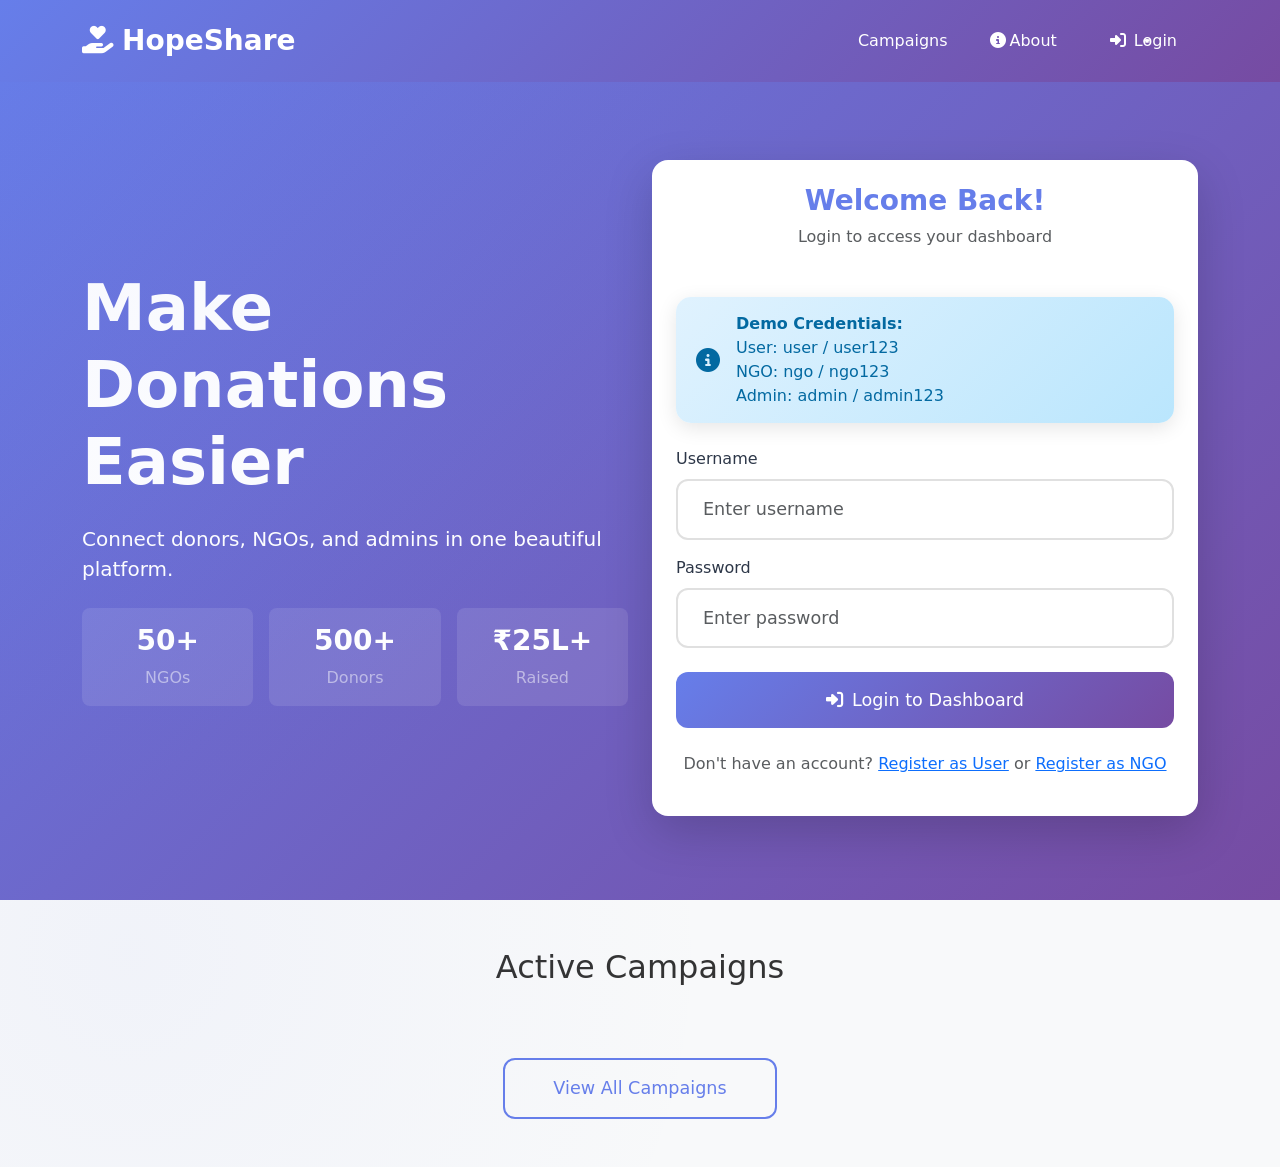
<file: index.html>
<!DOCTYPE html>
<html lang="en">
<head>
    <meta charset="UTF-8">
    <meta name="viewport" content="width=device-width, initial-scale=1.0">
    <title>HopeShare - Donation Management</title>
    
    <!-- Bootstrap 5 CSS -->
    <link href="https://cdn.jsdelivr.net/npm/bootstrap@5.3.0/dist/css/bootstrap.min.css" rel="stylesheet">
    <!-- Font Awesome -->
    <link rel="stylesheet" href="https://cdnjs.cloudflare.com/ajax/libs/font-awesome/6.4.0/css/all.min.css">
    <!-- Google Fonts -->
    <link href="https://fonts.googleapis.com/css2?family=Poppins:wght@300;400;500;600;700&display=swap" rel="stylesheet">
    <!-- Custom CSS -->
    <link rel="stylesheet" href="css/style.css">
</head>
<body>

    <!-- Navbar -->
    <nav class="navbar navbar-expand-lg navbar-dark fixed-top" style="background: linear-gradient(135deg, #667eea 0%, #764ba2 100%);">
        <div class="container">
            <a class="navbar-brand fw-bold fs-3" href="index.html">
                <i class="fas fa-hand-holding-heart me-2"></i>HopeShare
            </a>
            <button class="navbar-toggler" type="button" data-bs-toggle="collapse" data-bs-target="#navbarNav">
                <span class="navbar-toggler-icon"></span>
            </button>
            <div class="collapse navbar-collapse" id="navbarNav">
                <ul class="navbar-nav ms-auto">
                    <li class="nav-item">
                        <a class="nav-link active" href="index.html">Home</a>
                    </li>
                    <li class="nav-item">
                        <a class="nav-link" href="campaigns.html">Campaigns</a>
                    </li>
                    <li class="nav-item">
                        <a class="nav-link" href="about.html">About</a>
                    </li>
                    <li class="nav-item dropdown">
                        <a class="nav-link dropdown-toggle btn btn-light text-primary px-4 ms-3" href="#" id="loginDropdown" role="button" data-bs-toggle="dropdown">
                            <i class="fas fa-sign-in-alt"></i> Login
                        </a>
                        <ul class="dropdown-menu dropdown-menu-end">
                            <li><a class="dropdown-item" href="index.html"><i class="fas fa-sign-in-alt me-2"></i>Login</a></li>
                            <li><hr class="dropdown-divider"></li>
                            <li><a class="dropdown-item" href="register.html?type=user"><i class="fas fa-user me-2"></i>Register as User</a></li>
                            <li><a class="dropdown-item" href="register.html?type=ngo"><i class="fas fa-building me-2"></i>Register as NGO</a></li>
                        </ul>
                    </li>
                </ul>
            </div>
        </div>
    </nav>

    <!-- Hero Section with Login Form -->
    <section id="home" class="min-vh-100 d-flex align-items-center" style="background: linear-gradient(135deg, #667eea 0%, #764ba2 100%); padding-top: 76px;">
        <div class="container">
            <div class="row align-items-center">
                <div class="col-lg-6 text-white mb-5 mb-lg-0" data-aos="fade-right">
                    <h1 class="display-3 fw-bold mb-4">Make Donations Easier</h1>
                    <p class="lead mb-4">Connect donors, NGOs, and admins in one beautiful platform.</p>
                    <div class="row g-3">
                        <div class="col-4">
                            <div class="bg-white bg-opacity-10 rounded-3 p-3 text-center">
                                <h3 class="text-white fw-bold">50+</h3>
                                <p class="text-white-50 mb-0">NGOs</p>
                            </div>
                        </div>
                        <div class="col-4">
                            <div class="bg-white bg-opacity-10 rounded-3 p-3 text-center">
                                <h3 class="text-white fw-bold">500+</h3>
                                <p class="text-white-50 mb-0">Donors</p>
                            </div>
                        </div>
                        <div class="col-4">
                            <div class="bg-white bg-opacity-10 rounded-3 p-3 text-center">
                                <h3 class="text-white fw-bold">₹25L+</h3>
                                <p class="text-white-50 mb-0">Raised</p>
                            </div>
                        </div>
                    </div>
                </div>
                
                <div class="col-lg-6" data-aos="fade-left">
                    <div class="card border-0 shadow-lg rounded-4">
                        <div class="card-header bg-transparent border-0 text-center pt-4">
                            <h3 class="fw-bold" style="color: #667eea;">Welcome Back!</h3>
                            <p class="text-muted">Login to access your dashboard</p>
                        </div>
                        <div class="card-body p-4">
                            <!-- Demo Credentials Alert -->
                            <div class="alert alert-info d-flex align-items-center mb-4" role="alert">
                                <i class="fas fa-info-circle fs-4 me-3"></i>
                                <div>
                                    <strong>Demo Credentials:</strong><br>
                                        User: user / user123<br>
                                        NGO: ngo / ngo123<br>
                                        Admin: admin / admin123
                                </div>
                            </div>

                            <!-- Login Form -->
                            <form id="loginForm">
                                <div class="mb-3">
                                    <label class="form-label">Username</label>
                                    <input type="text" class="form-control form-control-lg" id="username" placeholder="Enter username" required>
                                </div>
                                <div class="mb-4">
                                    <label class="form-label">Password</label>
                                    <input type="password" class="form-control form-control-lg" id="password" placeholder="Enter password" required>
                                </div>
                                <button type="submit" class="btn btn-primary btn-lg w-100" style="background: linear-gradient(135deg, #667eea 0%, #764ba2 100%); border: none;">
                                    <i class="fas fa-sign-in-alt me-2"></i>Login to Dashboard
                                </button>
                            </form>
                            
                            <div class="text-center mt-4">
                                <p class="text-muted">Don't have an account? 
                                    <a href="register.html?type=user" class="text-primary">Register as User</a> or 
                                    <a href="register.html?type=ngo" class="text-primary">Register as NGO</a>
                                </p>
                            </div>
                        </div>
                    </div>
                </div>
            </div>
        </div>
    </section>

    <!-- Active Campaigns Preview -->
    <section id="campaigns" class="py-5 bg-light">
        <div class="container">
            <h2 class="text-center mb-5" data-aos="fade-up">Active Campaigns</h2>
            <div class="row" id="homeCampaigns">
                <!-- Campaigns will be loaded dynamically -->
            </div>
            <div class="text-center mt-4">
                <a href="campaigns.html" class="btn btn-outline-primary btn-lg px-5">View All Campaigns</a>
            </div>
        </div>
    </section>

    <!-- Bootstrap JS -->
    <script src="https://cdn.jsdelivr.net/npm/bootstrap@5.3.0/dist/js/bootstrap.bundle.min.js"></script>
    <!-- AOS JS -->
    <script src="https://unpkg.com/aos@2.3.1/dist/aos.js"></script>
    <!-- Custom JS -->
    <script src="js/main.js"></script>
    <script>
        AOS.init({
            duration: 1000,
            once: true
        });
        
        // Load campaigns for homepage
        document.addEventListener('DOMContentLoaded', async function() {
            try {
                const response = await fetch('https://donation-management-backend.onrender.com/campaigns/?status=active');
                if (response.ok) {
                    const campaigns = await response.json();
                    const container = document.getElementById('homeCampaigns');
                    
                    if (campaigns && campaigns.length > 0) {
                        let html = '';
                        campaigns.slice(0, 3).forEach((campaign, index) => {
                            const progress = (campaign.raised_amount / campaign.goal_amount) * 100;
                            html += `
                                <div class="col-md-4 mb-4" data-aos="flip-left" data-aos-delay="${index * 100}">
                                    <div class="card h-100 shadow-sm border-0 rounded-4 campaign-card">
                                        <img src="${campaign.image_url || 'https://images.unsplash.com/photo-1488521787991-0c7e7c3d6b9d'}" class="card-img-top rounded-top-4" style="height: 200px; object-fit: cover;">
                                        <div class="card-body">
                                            <span class="badge bg-success mb-2">${campaign.category}</span>
                                            <h5 class="card-title">${campaign.title}</h5>
                                            <p class="card-text text-muted">${campaign.description || 'Help make a difference!'}</p>
                                            <div class="progress mb-2" style="height: 8px;">
                                                <div class="progress-bar bg-success" style="width: ${progress}%"></div>
                                            </div>
                                            <div class="d-flex justify-content-between">
                                                <span>Raised: ₹${campaign.raised_amount.toLocaleString()}</span>
                                                <span>Goal: ₹${campaign.goal_amount.toLocaleString()}</span>
                                            </div>
                                        </div>
                                    </div>
                                </div>
                            `;
                        });
                        container.innerHTML = html;
                    }
                }
            } catch (error) {
                console.error('Error loading campaigns:', error);
            }
        });
    </script>
</body>
</html>
</file>
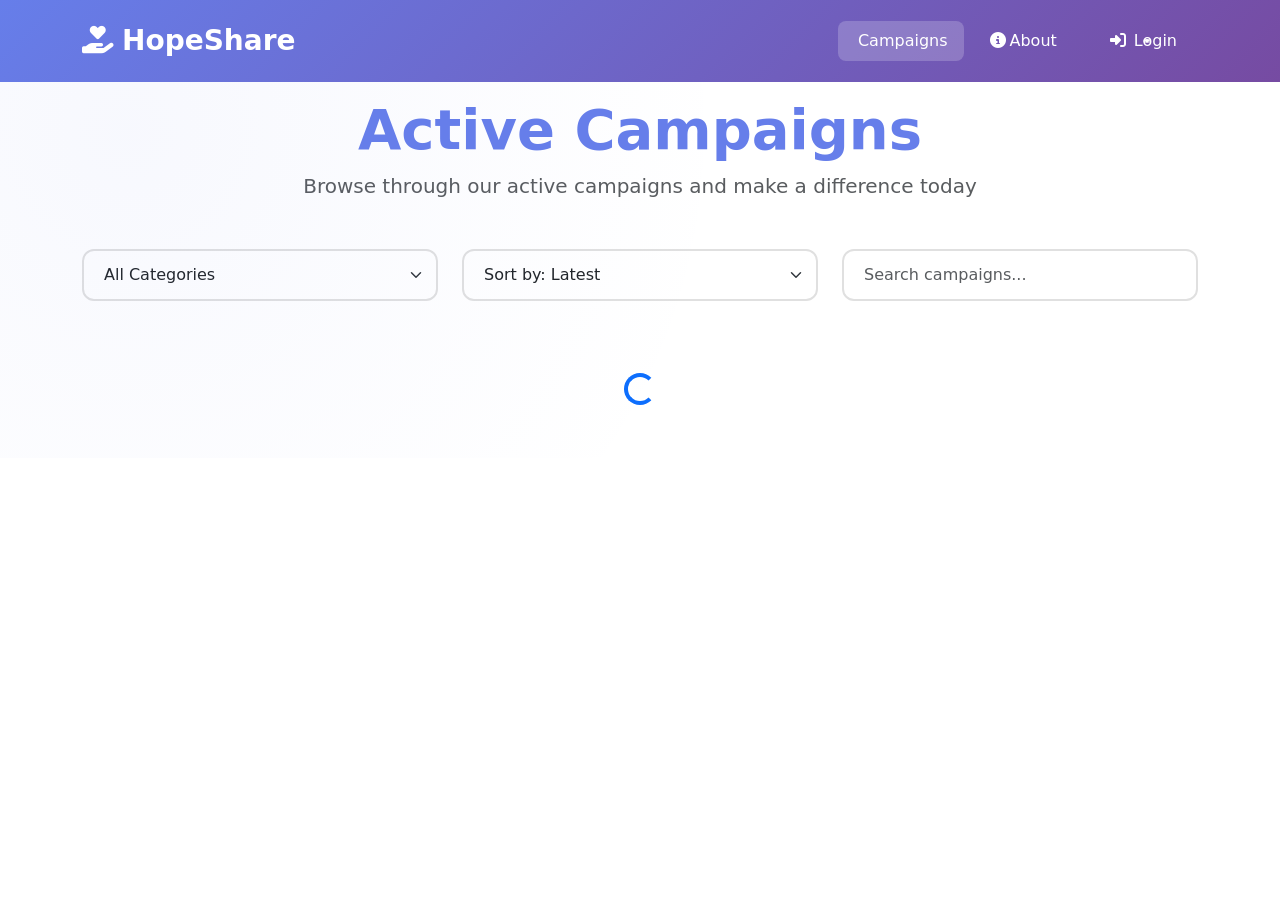
<file: campaigns.html>
<!DOCTYPE html>
<html lang="en">
<head>
    <meta charset="UTF-8">
    <meta name="viewport" content="width=device-width, initial-scale=1.0">
    <title>Campaigns - HopeShare</title>
    
    <!-- Bootstrap 5 CSS -->
    <link href="https://cdn.jsdelivr.net/npm/bootstrap@5.3.0/dist/css/bootstrap.min.css" rel="stylesheet">
    <!-- Font Awesome -->
    <link rel="stylesheet" href="https://cdnjs.cloudflare.com/ajax/libs/font-awesome/6.4.0/css/all.min.css">
    <!-- Google Fonts -->
    <link href="https://fonts.googleapis.com/css2?family=Poppins:wght@300;400;500;600;700&display=swap" rel="stylesheet">
    <!-- Custom CSS -->
    <link rel="stylesheet" href="css/style.css">
</head>
<body>

    <!-- Navbar -->
    <nav class="navbar navbar-expand-lg navbar-dark fixed-top" style="background: linear-gradient(135deg, #667eea 0%, #764ba2 100%);">
        <div class="container">
            <a class="navbar-brand fw-bold fs-3" href="index.html">
                <i class="fas fa-hand-holding-heart me-2"></i>HopeShare
            </a>
            <button class="navbar-toggler" type="button" data-bs-toggle="collapse" data-bs-target="#navbarNav">
                <span class="navbar-toggler-icon"></span>
            </button>
            <div class="collapse navbar-collapse" id="navbarNav">
                <ul class="navbar-nav ms-auto">
                    <!-- Dynamic content will be loaded by JS -->
                </ul>
            </div>
        </div>
    </nav>

    <!-- Campaigns Section -->
    <section class="pt-5 mt-5">
        <div class="container">
            <div class="text-center mb-5" data-aos="fade-up">
                <h1 class="display-4 fw-bold" style="color: #667eea;">Active Campaigns</h1>
                <p class="lead text-muted">Browse through our active campaigns and make a difference today</p>
            </div>
            
            <!-- Filters -->
            <div class="row mb-4" data-aos="fade-up">
                <div class="col-md-4">
                    <select class="form-select" id="categoryFilter">
                        <option value="">All Categories</option>
                        <option value="Education">Education</option>
                        <option value="Healthcare">Healthcare</option>
                        <option value="Food">Food</option>
                        <option value="Emergency">Emergency</option>
                        <option value="Other">Other</option>
                    </select>
                </div>
                <div class="col-md-4">
                    <select class="form-select" id="sortFilter">
                        <option value="latest">Sort by: Latest</option>
                        <option value="mostFunded">Most Funded</option>
                        <option value="urgent">Urgent</option>
                    </select>
                </div>
                <div class="col-md-4">
                    <input type="text" class="form-control" id="searchInput" placeholder="Search campaigns...">
                </div>
            </div>

            <!-- Campaigns Grid -->
            <div class="row" id="campaignsGrid">
                <!-- Campaigns will be loaded dynamically -->
                <div class="text-center py-5">
                    <div class="spinner-border text-primary" role="status">
                        <span class="visually-hidden">Loading...</span>
                    </div>
                </div>
            </div>
        </div>
    </section>

    <!-- Bootstrap JS -->
    <script src="https://cdn.jsdelivr.net/npm/bootstrap@5.3.0/dist/js/bootstrap.bundle.min.js"></script>
    <!-- AOS JS -->
    <script src="https://unpkg.com/aos@2.3.1/dist/aos.js"></script>
    <!-- Custom JS -->
    <script src="js/main.js"></script>
    <script>
        AOS.init({
            duration: 1000,
            once: true
        });
        
        // Filter functionality
        document.getElementById('categoryFilter').addEventListener('change', filterCampaigns);
        document.getElementById('sortFilter').addEventListener('change', filterCampaigns);
        document.getElementById('searchInput').addEventListener('keyup', filterCampaigns);
        
        async function filterCampaigns() {
            const category = document.getElementById('categoryFilter').value;
            const search = document.getElementById('searchInput').value.toLowerCase();
            
            try {
                let url = 'https://donation-management-backend.onrender.com/campaigns/?status=active';
                if (category) {
                    url += `&category=${category}`;
                }
                
                const response = await fetch(url);
                if (response.ok) {
                    let campaigns = await response.json();
                    
                    // Apply search filter
                    if (search) {
                        campaigns = campaigns.filter(c => 
                            c.title.toLowerCase().includes(search) || 
                            (c.description && c.description.toLowerCase().includes(search))
                        );
                    }
                    
                    displayCampaigns(campaigns);
                }
            } catch (error) {
                console.error('Error filtering campaigns:', error);
            }
        }
    </script>
</body>
</html>
</file>
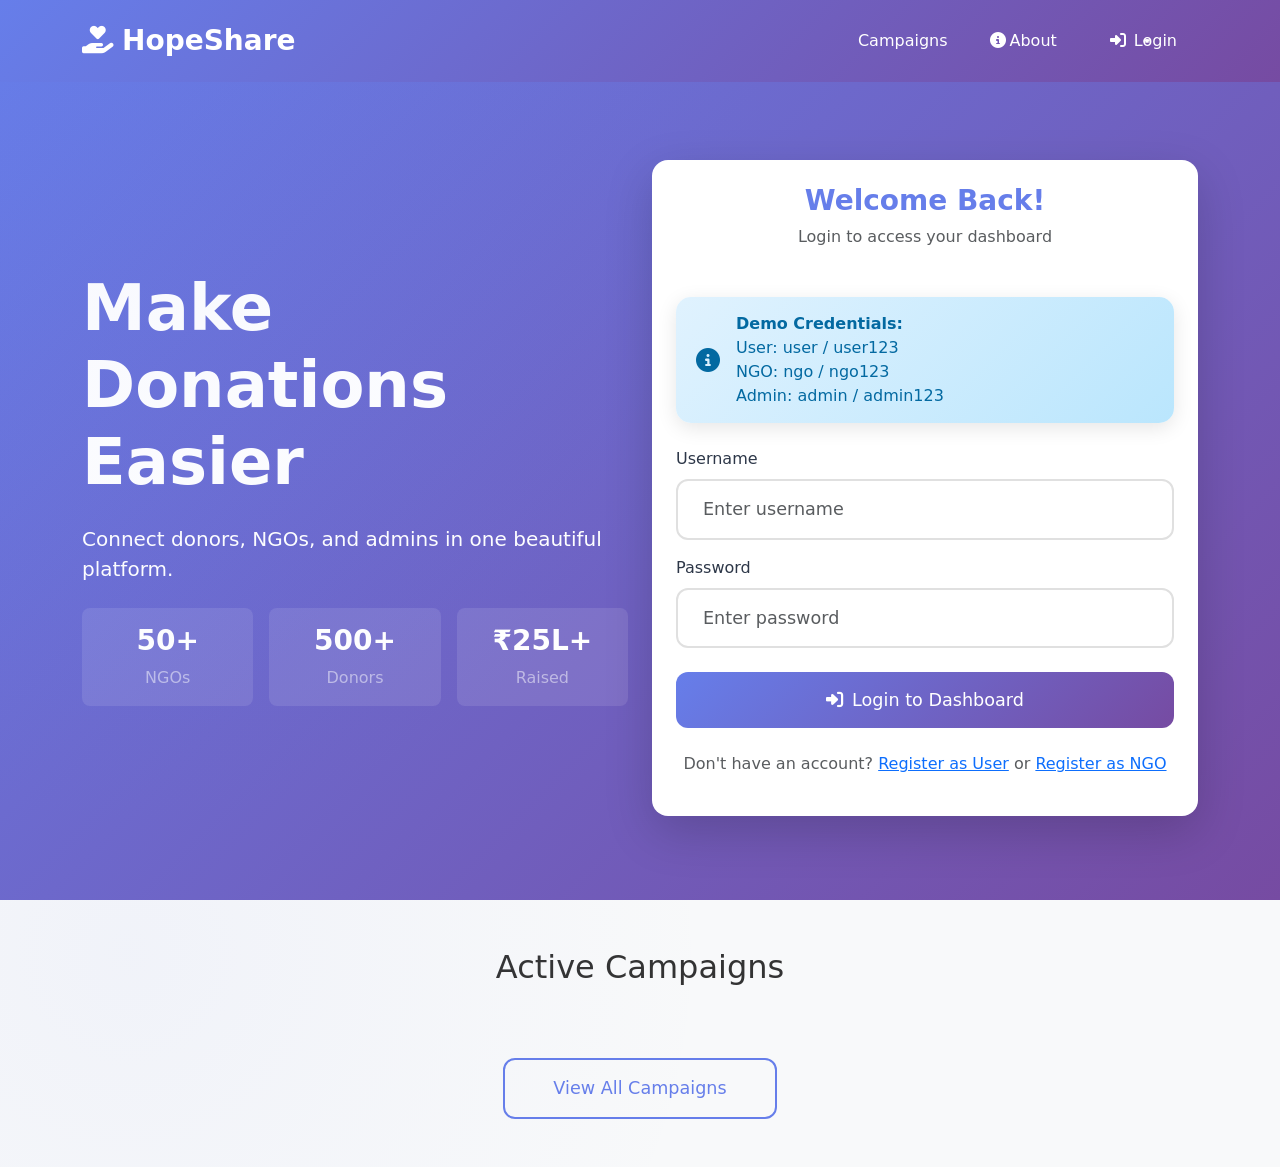
<file: dashboard.html>
<!DOCTYPE html>
<html lang="en">
<head>
    <meta charset="UTF-8">
    <meta name="viewport" content="width=device-width, initial-scale=1.0">
    <title>Dashboard - HopeShare</title>
    
    <!-- Bootstrap 5 CSS -->
    <link href="https://cdn.jsdelivr.net/npm/bootstrap@5.3.0/dist/css/bootstrap.min.css" rel="stylesheet">
    <!-- Font Awesome -->
    <link rel="stylesheet" href="https://cdnjs.cloudflare.com/ajax/libs/font-awesome/6.4.0/css/all.min.css">
    <!-- Google Fonts -->
    <link href="https://fonts.googleapis.com/css2?family=Poppins:wght@300;400;500;600;700&display=swap" rel="stylesheet">
    <!-- AOS Animation -->
    <link href="https://unpkg.com/aos@2.3.1/dist/aos.css" rel="stylesheet">
    <!-- Custom CSS -->
    <link rel="stylesheet" href="css/style.css">
</head>
<body>

    <!-- Navbar -->
    <nav class="navbar navbar-expand-lg navbar-dark fixed-top" style="background: linear-gradient(135deg, #667eea 0%, #764ba2 100%);">
        <div class="container">
            <a class="navbar-brand fw-bold fs-3" href="index.html">
                <i class="fas fa-hand-holding-heart me-2"></i>HopeShare
            </a>
            <button class="navbar-toggler" type="button" data-bs-toggle="collapse" data-bs-target="#navbarNav">
                <span class="navbar-toggler-icon"></span>
            </button>
            <div class="collapse navbar-collapse" id="navbarNav">
                <ul class="navbar-nav ms-auto">
                    <!-- Dynamic content will be loaded by JS -->
                </ul>
            </div>
        </div>
    </nav>

    <!-- Dashboard Content -->
    <section class="pt-5 mt-5">
        <div class="container">
            <!-- Welcome Banner -->
            <div class="alert alert-primary d-flex align-items-center mb-4 rounded-4" role="alert" data-aos="fade-down">
                <i class="fas fa-hand-peace fa-2x me-3"></i>
                <div>
                    <h4 class="alert-heading mb-1" id="dashboardTitle">Dashboard</h4>
                    <p class="mb-0" id="welcomeMessage">Welcome back! Here's what's happening with your donations.</p>
                </div>
            </div>

            <!-- Dynamic Dashboard Content -->
            <div id="dashboardContent" class="animate__animated animate__fadeIn">
                <!-- Content will be loaded by JavaScript -->
                <div class="text-center py-5">
                    <div class="spinner-border text-primary" role="status">
                        <span class="visually-hidden">Loading...</span>
                    </div>
                </div>
            </div>
        </div>
    </section>

    <!-- Bootstrap JS -->
    <script src="https://cdn.jsdelivr.net/npm/bootstrap@5.3.0/dist/js/bootstrap.bundle.min.js"></script>
    <!-- AOS JS -->
    <script src="https://unpkg.com/aos@2.3.1/dist/aos.js"></script>
    <!-- Custom JS -->
    <script src="js/main.js"></script>
    <script>
        AOS.init({
            duration: 1000,
            once: true
        });
    </script>
</body>
    <!-- Add this right before closing body tag -->
<!-- Add this right before closing body tag -->
<script>
    // Ensure user is authenticated before loading dashboard
    document.addEventListener('DOMContentLoaded', function() {
        const token = localStorage.getItem('token');
        const user = localStorage.getItem('user');
        
        console.log('Dashboard loaded - Token:', token ? 'Present' : 'Missing');
        console.log('Dashboard loaded - User:', user ? 'Present' : 'Missing');
        
        if (!token || !user) {
            console.log('No token or user found, redirecting to login');
            window.location.href = 'index.html';
            return;
        }
        
        // Load dashboard data
        loadDashboard();
    });
</script>
</html>
</file>
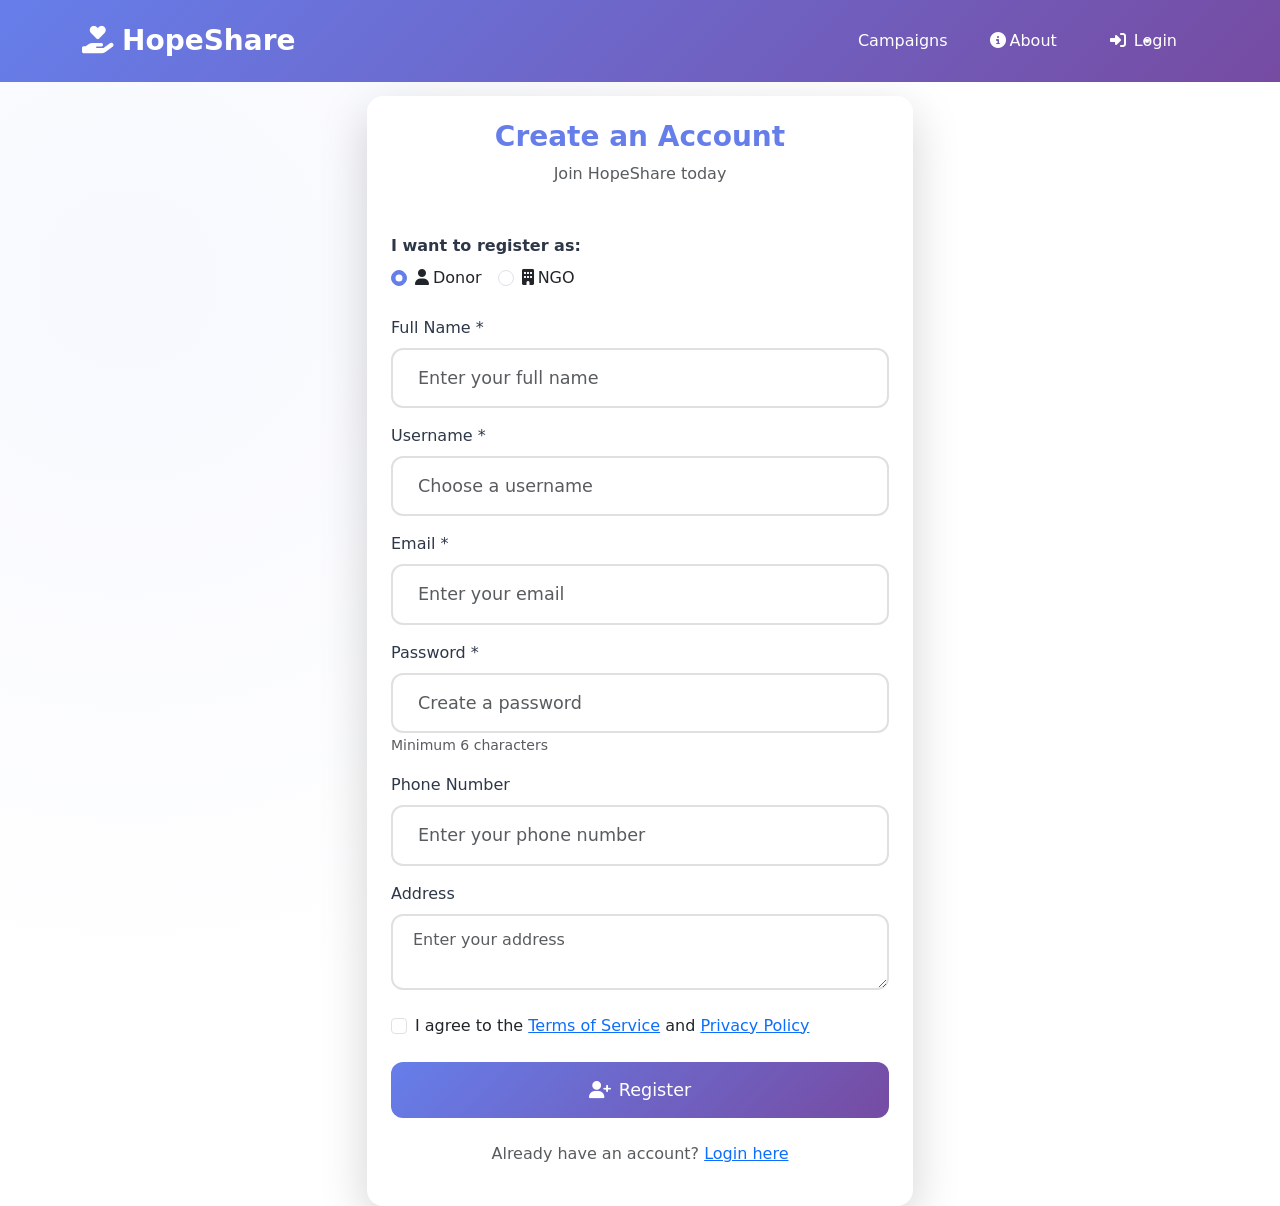
<file: register.html>
<!DOCTYPE html>
<html lang="en">
<head>
    <meta charset="UTF-8">
    <meta name="viewport" content="width=device-width, initial-scale=1.0">
    <title>Register - HopeShare</title>
    
    <!-- Bootstrap 5 CSS -->
    <link href="https://cdn.jsdelivr.net/npm/bootstrap@5.3.0/dist/css/bootstrap.min.css" rel="stylesheet">
    <!-- Font Awesome -->
    <link rel="stylesheet" href="https://cdnjs.cloudflare.com/ajax/libs/font-awesome/6.4.0/css/all.min.css">
    <!-- Google Fonts -->
    <link href="https://fonts.googleapis.com/css2?family=Poppins:wght@300;400;500;600;700&display=swap" rel="stylesheet">
    <!-- AOS Animation -->
    <link href="https://unpkg.com/aos@2.3.1/dist/aos.css" rel="stylesheet">
    <!-- Custom CSS -->
    <link rel="stylesheet" href="css/style.css">
</head>
<body>

    <!-- Navbar -->
    <nav class="navbar navbar-expand-lg navbar-dark fixed-top" style="background: linear-gradient(135deg, #667eea 0%, #764ba2 100%);">
        <div class="container">
            <a class="navbar-brand fw-bold fs-3" href="index.html">
                <i class="fas fa-hand-holding-heart me-2"></i>HopeShare
            </a>
            <button class="navbar-toggler" type="button" data-bs-toggle="collapse" data-bs-target="#navbarNav">
                <span class="navbar-toggler-icon"></span>
            </button>
            <div class="collapse navbar-collapse" id="navbarNav">
                <ul class="navbar-nav ms-auto">
                    <li class="nav-item">
                        <a class="nav-link" href="index.html">Home</a>
                    </li>
                    <li class="nav-item">
                        <a class="nav-link" href="campaigns.html">Campaigns</a>
                    </li>
                    <li class="nav-item">
                        <a class="nav-link" href="about.html">About</a>
                    </li>
                    <li class="nav-item">
                        <a class="nav-link btn btn-light text-primary px-4 ms-3" href="index.html">
                            <i class="fas fa-sign-in-alt me-2"></i>Login
                        </a>
                    </li>
                </ul>
            </div>
        </div>
    </nav>

    <!-- Registration Form -->
    <section class="pt-5 mt-5">
        <div class="container">
            <div class="row justify-content-center">
                <div class="col-md-8 col-lg-6">
                    <div class="card border-0 shadow-lg rounded-4" data-aos="fade-up">
                        <div class="card-header bg-transparent border-0 text-center pt-4">
                            <h3 class="fw-bold" style="color: #667eea;">Create an Account</h3>
                            <p class="text-muted">Join HopeShare today</p>
                        </div>
                        <div class="card-body p-4">
                            <!-- User Type Selection -->
                            <div class="mb-4">
                                <label class="form-label fw-bold">I want to register as:</label>
                                <div class="d-flex gap-3">
                                    <div class="form-check">
                                        <input class="form-check-input" type="radio" name="userTypeRadio" id="userRadio" value="user" checked>
                                        <label class="form-check-label" for="userRadio">
                                            <i class="fas fa-user me-1"></i>Donor
                                        </label>
                                    </div>
                                    <div class="form-check">
                                        <input class="form-check-input" type="radio" name="userTypeRadio" id="ngoRadio" value="ngo">
                                        <label class="form-check-label" for="ngoRadio">
                                            <i class="fas fa-building me-1"></i>NGO
                                        </label>
                                    </div>
                                </div>
                            </div>

                            <!-- Registration Form -->
                            <form id="registerForm">
                                <input type="hidden" id="userType" name="userType" value="user">
                                
                                <div class="mb-3">
                                    <label class="form-label">Full Name *</label>
                                    <input type="text" class="form-control form-control-lg" id="fullName" placeholder="Enter your full name" required>
                                </div>
                                
                                <div class="mb-3">
                                    <label class="form-label">Username *</label>
                                    <input type="text" class="form-control form-control-lg" id="username" placeholder="Choose a username" required>
                                </div>
                                
                                <div class="mb-3">
                                    <label class="form-label">Email *</label>
                                    <input type="email" class="form-control form-control-lg" id="email" placeholder="Enter your email" required>
                                </div>
                                
                                <div class="mb-3">
                                    <label class="form-label">Password *</label>
                                    <input type="password" class="form-control form-control-lg" id="password" placeholder="Create a password" required>
                                    <small class="text-muted">Minimum 6 characters</small>
                                </div>
                                
                                <div class="mb-3">
                                    <label class="form-label">Phone Number</label>
                                    <input type="tel" class="form-control form-control-lg" id="phone" placeholder="Enter your phone number">
                                </div>
                                
                                <div class="mb-4">
                                    <label class="form-label">Address</label>
                                    <textarea class="form-control" id="address" rows="2" placeholder="Enter your address"></textarea>
                                </div>
                                
                                <div class="mb-4 form-check">
                                    <input type="checkbox" class="form-check-input" id="terms" required>
                                    <label class="form-check-label" for="terms">I agree to the <a href="#" class="text-primary">Terms of Service</a> and <a href="#" class="text-primary">Privacy Policy</a></label>
                                </div>
                                
                                <button type="submit" class="btn btn-primary btn-lg w-100" style="background: linear-gradient(135deg, #667eea 0%, #764ba2 100%); border: none;">
                                    <i class="fas fa-user-plus me-2"></i>Register
                                </button>
                            </form>
                            
                            <div class="text-center mt-4">
                                <p class="text-muted">Already have an account? <a href="index.html" class="text-primary">Login here</a></p>
                            </div>
                        </div>
                    </div>
                </div>
            </div>
        </div>
    </section>

    <!-- Bootstrap JS -->
    <script src="https://cdn.jsdelivr.net/npm/bootstrap@5.3.0/dist/js/bootstrap.bundle.min.js"></script>
    <!-- AOS JS -->
    <script src="https://unpkg.com/aos@2.3.1/dist/aos.js"></script>
    <!-- Custom JS -->
    <script src="js/main.js"></script>
    <script>
        AOS.init({
            duration: 1000,
            once: true
        });
        
        // Handle user type radio buttons
        document.addEventListener('DOMContentLoaded', function() {
            const userRadio = document.getElementById('userRadio');
            const ngoRadio = document.getElementById('ngoRadio');
            const userTypeInput = document.getElementById('userType');
            
            userRadio.addEventListener('change', function() {
                if (this.checked) {
                    userTypeInput.value = 'user';
                }
            });
            
            ngoRadio.addEventListener('change', function() {
                if (this.checked) {
                    userTypeInput.value = 'ngo';
                }
            });
            
            // Set based on URL parameter
            const urlParams = new URLSearchParams(window.location.search);
            const type = urlParams.get('type');
            if (type === 'ngo') {
                ngoRadio.checked = true;
                userTypeInput.value = 'ngo';
            } else {
                userRadio.checked = true;
                userTypeInput.value = 'user';
            }
        });
    </script>
</body>
</html>
</file>
<file: css/style.css>
git branch -M main/* Global Styles */
* {
    margin: 0;
    padding: 0;
    box-sizing: border-box;
    font-family: 'Poppins', sans-serif;
}

body {
    overflow-x: hidden;
    color: #333;
}

/* Navbar Styles */
.navbar {
    backdrop-filter: blur(10px);
    transition: all 0.3s ease;
    padding: 15px 0;
}

.navbar.scrolled {
    padding: 10px 0;
    background: rgba(255, 255, 255, 0.95) !important;
    box-shadow: 0 5px 20px rgba(0,0,0,0.1);
}

.navbar.scrolled .navbar-brand,
.navbar.scrolled .nav-link {
    color: #333 !important;
}

.navbar-brand {
    font-weight: 700;
    font-size: 1.8rem;
}

.navbar .nav-link {
    color: white !important;
    font-weight: 500;
    padding: 0.5rem 1rem !important;
    margin: 0 5px;
    border-radius: 8px;
    transition: all 0.3s ease;
}

.navbar .nav-link:hover {
    background: rgba(255,255,255,0.1);
    transform: translateY(-2px);
}

.navbar .nav-link.active {
    background: rgba(255,255,255,0.2);
}

/* Card Animations */
.campaign-card {
    transition: all 0.3s ease;
    overflow: hidden;
    cursor: pointer;
    border: none;
    border-radius: 20px !important;
}

.campaign-card:hover {
    transform: translateY(-10px);
    box-shadow: 0 20px 40px rgba(0,0,0,0.15) !important;
}

.campaign-card img {
    transition: all 0.5s ease;
    height: 200px;
    object-fit: cover;
}

.campaign-card:hover img {
    transform: scale(1.1);
}

.campaign-card .card-body {
    padding: 1.5rem;
}

/* Dashboard Cards */
.dashboard-card {
    border-radius: 20px;
    padding: 25px;
    color: white;
    transition: all 0.3s ease;
    cursor: pointer;
    position: relative;
    overflow: hidden;
    border: none;
    box-shadow: 0 10px 30px rgba(0,0,0,0.1);
}

.dashboard-card::before {
    content: '';
    position: absolute;
    top: 0;
    left: 0;
    right: 0;
    bottom: 0;
    background: rgba(255,255,255,0.1);
    transform: translateX(-100%);
    transition: transform 0.5s ease;
}

.dashboard-card:hover::before {
    transform: translateX(0);
}

.dashboard-card:hover {
    transform: translateY(-10px);
    box-shadow: 0 20px 40px rgba(0,0,0,0.2);
}

.dashboard-card i {
    position: relative;
    z-index: 1;
}

.dashboard-card h3 {
    position: relative;
    z-index: 1;
    font-size: 1.2rem;
    margin-bottom: 10px;
}

.dashboard-card h2 {
    position: relative;
    z-index: 1;
    font-size: 2.5rem;
    font-weight: 700;
    margin-bottom: 5px;
}

.dashboard-card p {
    position: relative;
    z-index: 1;
    opacity: 0.9;
    font-size: 0.9rem;
}

.card-user { background: linear-gradient(135deg, #667eea 0%, #764ba2 100%); }
.card-ngo { background: linear-gradient(135deg, #f093fb 0%, #f5576c 100%); }
.card-admin { background: linear-gradient(135deg, #4facfe 0%, #00f2fe 100%); }
.card-donations { background: linear-gradient(135deg, #43e97b 0%, #38f9d7 100%); }

/* Stats Cards */
.stat-card {
    background: white;
    border-radius: 15px;
    padding: 20px;
    box-shadow: 0 5px 20px rgba(0,0,0,0.05);
    transition: all 0.3s ease;
}

.stat-card:hover {
    transform: translateY(-5px);
    box-shadow: 0 15px 30px rgba(0,0,0,0.1);
}

.stat-icon {
    width: 60px;
    height: 60px;
    border-radius: 50%;
    display: flex;
    align-items: center;
    justify-content: center;
    font-size: 24px;
    margin-bottom: 15px;
    background: linear-gradient(135deg, #667eea 0%, #764ba2 100%);
    color: white;
}

/* Table Styles */
.table {
    border-radius: 15px;
    overflow: hidden;
}

.table thead th {
    background: #f8f9fa;
    border-bottom: none;
    font-weight: 600;
    color: #2d3748;
    padding: 15px;
}

.table tbody td {
    padding: 15px;
    vertical-align: middle;
}

.table-hover tbody tr {
    transition: all 0.3s ease;
}

.table-hover tbody tr:hover {
    background: rgba(102, 126, 234, 0.05);
    transform: scale(1.01);
    box-shadow: 0 5px 15px rgba(0,0,0,0.1);
}

/* Button Styles */
.btn {
    border-radius: 12px;
    padding: 12px 30px;
    font-weight: 500;
    transition: all 0.3s ease;
    position: relative;
    overflow: hidden;
    border: none;
}

.btn::after {
    content: '';
    position: absolute;
    top: 50%;
    left: 50%;
    width: 0;
    height: 0;
    border-radius: 50%;
    background: rgba(255,255,255,0.5);
    transform: translate(-50%, -50%);
    transition: width 0.5s, height 0.5s;
}

.btn:active::after {
    width: 300px;
    height: 300px;
}

.btn-primary {
    background: linear-gradient(135deg, #667eea 0%, #764ba2 100%);
    border: none;
}

.btn-primary:hover {
    background: linear-gradient(135deg, #764ba2 0%, #667eea 100%);
    transform: translateY(-2px);
    box-shadow: 0 10px 20px rgba(102, 126, 234, 0.3);
}

.btn-outline-primary {
    background: transparent;
    border: 2px solid #667eea;
    color: #667eea;
}

.btn-outline-primary:hover {
    background: linear-gradient(135deg, #667eea 0%, #764ba2 100%);
    border-color: transparent;
    color: white;
    transform: translateY(-2px);
    box-shadow: 0 10px 20px rgba(102, 126, 234, 0.3);
}

.btn-lg {
    padding: 15px 40px;
    font-size: 1.1rem;
}

.btn-sm {
    padding: 8px 20px;
    font-size: 0.9rem;
}

/* Form Styles */
.form-control, .form-select {
    border-radius: 12px;
    padding: 12px 20px;
    border: 2px solid #e0e0e0;
    transition: all 0.3s ease;
    font-size: 1rem;
}

.form-control:focus, .form-select:focus {
    border-color: #667eea;
    box-shadow: 0 0 0 0.2rem rgba(102, 126, 234, 0.25);
}

.form-control-lg {
    padding: 15px 25px;
    font-size: 1.1rem;
}

.form-label {
    font-weight: 500;
    color: #2d3748;
    margin-bottom: 8px;
}

.form-check-input:checked {
    background-color: #667eea;
    border-color: #667eea;
}

/* Notification Badge */
.notification-badge {
    position: absolute;
    top: -5px;
    right: -5px;
    padding: 3px 6px;
    border-radius: 50%;
    background: #f5576c;
    color: white;
    font-size: 10px;
    min-width: 18px;
    text-align: center;
    animation: pulse 2s infinite;
}

@keyframes pulse {
    0% { transform: scale(1); }
    50% { transform: scale(1.1); }
    100% { transform: scale(1); }
}

/* Loading Animation */
.loader {
    width: 48px;
    height: 48px;
    border: 5px solid #f3f3f3;
    border-top: 5px solid #667eea;
    border-radius: 50%;
    animation: spin 1s linear infinite;
    margin: 0 auto;
}

@keyframes spin {
    0% { transform: rotate(0deg); }
    100% { transform: rotate(360deg); }
}

/* Alert Styles */
.alert {
    border-radius: 15px;
    border: none;
    box-shadow: 0 5px 20px rgba(0,0,0,0.1);
    padding: 15px 20px;
    animation: slideDown 0.5s ease;
}

@keyframes slideDown {
    from {
        transform: translateY(-100%);
        opacity: 0;
    }
    to {
        transform: translateY(0);
        opacity: 1;
    }
}

.alert-info {
    background: linear-gradient(135deg, #e0f2fe 0%, #bae6fd 100%);
    color: #0369a1;
}

.alert-success {
    background: linear-gradient(135deg, #dcfce7 0%, #bbf7d0 100%);
    color: #166534;
}

.alert-danger {
    background: linear-gradient(135deg, #fee2e2 0%, #fecaca 100%);
    color: #991b1b;
}

.alert-warning {
    background: linear-gradient(135deg, #fef9c3 0%, #fef08a 100%);
    color: #854d0e;
}

/* Progress Bar Styles */
.progress {
    height: 10px;
    border-radius: 10px;
    background: #e9ecef;
    overflow: hidden;
}

.progress-bar {
    border-radius: 10px;
    background: linear-gradient(135deg, #667eea 0%, #764ba2 100%);
    animation: progress 1.5s ease-in-out;
}

@keyframes progress {
    from { width: 0; }
    to { width: 100%; }
}

/* Badge Styles */
.badge {
    padding: 8px 15px;
    border-radius: 25px;
    font-weight: 500;
    font-size: 0.8rem;
}

.badge.bg-success {
    background: linear-gradient(135deg, #43e97b 0%, #38f9d7 100%) !important;
}

.badge.bg-warning {
    background: linear-gradient(135deg, #f093fb 0%, #f5576c 100%) !important;
}

.badge.bg-info {
    background: linear-gradient(135deg, #4facfe 0%, #00f2fe 100%) !important;
}

/* Dropdown Styles */
.dropdown-menu {
    border: none;
    border-radius: 15px;
    box-shadow: 0 10px 40px rgba(0,0,0,0.1);
    padding: 10px;
    min-width: 200px;
    animation: fadeIn 0.3s ease;
}

.dropdown-item {
    border-radius: 10px;
    padding: 10px 15px;
    transition: all 0.3s ease;
}

.dropdown-item:hover {
    background: #f8f9fa;
    transform: translateX(5px);
}

.dropdown-item.text-danger:hover {
    background: #fee;
}

/* Section Styles */
section {
    position: relative;
    overflow: hidden;
}

section::before {
    content: '';
    position: absolute;
    top: 0;
    left: 0;
    right: 0;
    height: 100%;
    background: radial-gradient(circle at 10% 20%, rgba(102, 126, 234, 0.05) 0%, transparent 50%);
    pointer-events: none;
}

/* Hero Section */
.hero-section {
    min-height: 100vh;
    display: flex;
    align-items: center;
    background: linear-gradient(135deg, #667eea 0%, #764ba2 100%);
    color: white;
}

.hero-title {
    font-size: 3.5rem;
    font-weight: 700;
    margin-bottom: 20px;
    animation: fadeInUp 1s ease;
}

.hero-subtitle {
    font-size: 1.2rem;
    opacity: 0.9;
    margin-bottom: 30px;
    animation: fadeInUp 1s ease 0.2s both;
}

/* Role-based Dashboard Colors */
.user-section { border-left: 5px solid #667eea; }
.ngo-section { border-left: 5px solid #f093fb; }
.admin-section { border-left: 5px solid #4facfe; }

/* Registration Page Styles */
.registration-card {
    max-width: 600px;
    margin: 0 auto;
    border-radius: 30px;
    overflow: hidden;
    box-shadow: 0 20px 60px rgba(0,0,0,0.2);
}

.registration-header {
    background: linear-gradient(135deg, #667eea 0%, #764ba2 100%);
    color: white;
    padding: 30px;
    text-align: center;
}

.registration-body {
    padding: 40px;
    background: white;
}

.role-selector {
    display: flex;
    gap: 20px;
    margin-bottom: 30px;
    padding: 20px;
    background: #f8f9fa;
    border-radius: 15px;
}

.role-option {
    flex: 1;
    text-align: center;
    padding: 15px;
    border-radius: 12px;
    cursor: pointer;
    transition: all 0.3s ease;
    border: 2px solid transparent;
}

.role-option:hover {
    background: white;
    box-shadow: 0 5px 15px rgba(0,0,0,0.1);
}

.role-option.selected {
    border-color: #667eea;
    background: white;
}

.role-option i {
    font-size: 2rem;
    color: #667eea;
    margin-bottom: 10px;
}

/* Campaign Details Page */
.campaign-details {
    background: white;
    border-radius: 30px;
    padding: 40px;
    box-shadow: 0 10px 40px rgba(0,0,0,0.1);
}

.campaign-image {
    border-radius: 20px;
    overflow: hidden;
    box-shadow: 0 10px 30px rgba(0,0,0,0.15);
}

.campaign-meta {
    display: flex;
    gap: 30px;
    margin: 20px 0;
    padding: 20px;
    background: #f8f9fa;
    border-radius: 15px;
}

.meta-item {
    flex: 1;
    text-align: center;
}

.meta-item i {
    font-size: 2rem;
    color: #667eea;
    margin-bottom: 10px;
}

.meta-item span {
    display: block;
    font-size: 1.5rem;
    font-weight: 700;
    color: #2d3748;
}

.meta-item small {
    color: #718096;
}

/* Responsive Design */
@media (max-width: 1200px) {
    .container {
        max-width: 95%;
    }
}

@media (max-width: 992px) {
    .navbar-collapse {
        background: rgba(102, 126, 234, 0.95);
        padding: 20px;
        border-radius: 15px;
        margin-top: 15px;
    }
    
    .navbar.scrolled .navbar-collapse {
        background: rgba(255, 255, 255, 0.95);
    }
    
    .hero-title {
        font-size: 2.8rem;
    }
}

@media (max-width: 768px) {
    .display-3 {
        font-size: 2.5rem;
    }
    
    .display-4 {
        font-size: 2rem;
    }
    
    .dashboard-card {
        margin-bottom: 20px;
    }
    
    .dashboard-card h2 {
        font-size: 2rem;
    }
    
    .hero-title {
        font-size: 2.2rem;
    }
    
    .hero-subtitle {
        font-size: 1rem;
    }
    
    .campaign-meta {
        flex-direction: column;
        gap: 15px;
    }
    
    .registration-body {
        padding: 20px;
    }
    
    .role-selector {
        flex-direction: column;
    }
}

@media (max-width: 576px) {
    .btn {
        width: 100%;
        margin-bottom: 10px;
    }
    
    .table {
        font-size: 0.9rem;
    }
    
    .table td, .table th {
        padding: 10px;
    }
    
    .campaign-card .card-body {
        padding: 1rem;
    }
}

/* Print Styles */
@media print {
    .navbar, .footer, .btn {
        display: none;
    }
    
    body {
        background: white;
        color: black;
    }
    
    .card {
        box-shadow: none;
        border: 1px solid #ddd;
    }
}

/* Utility Classes */
.text-gradient {
    background: linear-gradient(135deg, #667eea 0%, #764ba2 100%);
    -webkit-background-clip: text;
    -webkit-text-fill-color: transparent;
}

.bg-gradient {
    background: linear-gradient(135deg, #667eea 0%, #764ba2 100%);
}

.shadow-hover {
    transition: all 0.3s ease;
}

.shadow-hover:hover {
    box-shadow: 0 20px 40px rgba(0,0,0,0.15) !important;
    transform: translateY(-5px);
}

.cursor-pointer {
    cursor: pointer;
}

.overflow-hidden {
    overflow: hidden;
}

.position-relative {
    position: relative;
}

.z-index-1 {
    z-index: 1;
}

.z-index-2 {
    z-index: 2;
}
</file>
